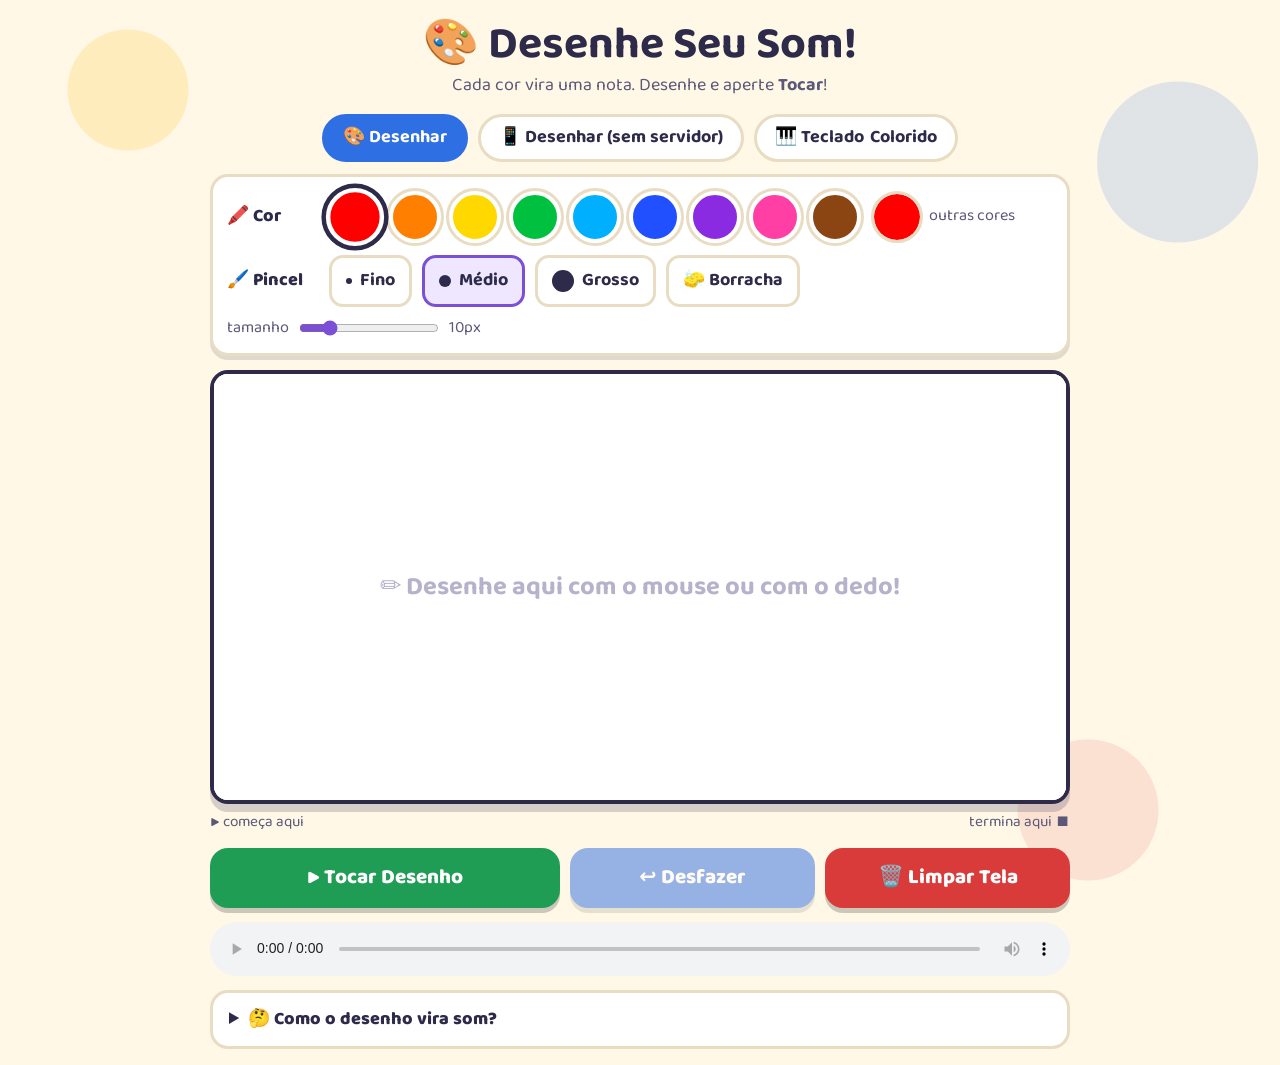
<file: index.html>
<!DOCTYPE html>
<html lang="pt-br">
<head>
    <meta charset="UTF-8">
    <meta name="viewport" content="width=device-width, initial-scale=1.0">
    <title>Sinestinseut: Desenhe Seu Som!</title>
    <link rel="preconnect" href="https://fonts.googleapis.com">
    <link rel="preconnect" href="https://fonts.gstatic.com" crossorigin>
    <link href="https://fonts.googleapis.com/css2?family=Baloo+2:wght@500;700;800&display=swap" rel="stylesheet">
    <link rel="stylesheet" href="styles.css">
</head>
<body>
    <h1>🎨 Desenhe Seu Som!</h1>
    <p class="subtitulo">Cada cor vira uma nota. Desenhe e aperte <strong>Tocar</strong>!</p>

    <nav class="nav-paginas" aria-label="Páginas">
        <a href="index.html" aria-current="page">🎨 Desenhar</a>
        <a href="gerador_mobile.html">📱 Desenhar (sem servidor)</a>
        <a href="teclado_mobile.html">🎹 Teclado<span class="nav-extra"> Colorido</span></a>
    </nav>

    <main>
        <div class="controls-container">
            <div class="grupo" role="group" aria-label="Cores">
                <span class="grupo-titulo">🖍️ Cor</span>
                <div class="paleta">
                    <button class="cor" type="button" data-cor="#ff0000" aria-label="Vermelho" aria-pressed="true"></button>
                    <button class="cor" type="button" data-cor="#ff8000" aria-label="Laranja" aria-pressed="false"></button>
                    <button class="cor" type="button" data-cor="#ffd800" aria-label="Amarelo" aria-pressed="false"></button>
                    <button class="cor" type="button" data-cor="#00c040" aria-label="Verde" aria-pressed="false"></button>
                    <button class="cor" type="button" data-cor="#00b0ff" aria-label="Azul-claro" aria-pressed="false"></button>
                    <button class="cor" type="button" data-cor="#2050ff" aria-label="Azul" aria-pressed="false"></button>
                    <button class="cor" type="button" data-cor="#8a2be2" aria-label="Roxo" aria-pressed="false"></button>
                    <button class="cor" type="button" data-cor="#ff3fa4" aria-label="Rosa" aria-pressed="false"></button>
                    <button class="cor" type="button" data-cor="#8b4513" aria-label="Marrom" aria-pressed="false"></button>
                </div>
                <label class="mais-cores" for="colorPicker">
                    <input type="color" id="colorPicker" value="#ff0000">
                    outras cores
                </label>
            </div>

            <div class="grupo" role="group" aria-label="Pincel">
                <span class="grupo-titulo">🖌️ Pincel</span>
                <button class="escolha" type="button" data-pincel="4" aria-label="Pincel fino"><span class="ponto" style="width:6px;height:6px"></span> Fino</button>
                <button class="escolha" type="button" data-pincel="10" aria-label="Pincel médio"><span class="ponto" style="width:12px;height:12px"></span> Médio</button>
                <button class="escolha" type="button" data-pincel="30" aria-label="Pincel grosso"><span class="ponto" style="width:22px;height:22px"></span> Grosso</button>
                <button class="escolha" type="button" id="eraserButton" aria-pressed="false">🧽 Borracha</button>
                <label class="tamanho-livre" for="brushSize">
                    tamanho
                    <input type="range" id="brushSize" min="1" max="50" value="10">
                    <span><span id="brushSizeValue">10</span>px</span>
                </label>
            </div>
        </div>

        <div class="quadro">
            <canvas id="drawingCanvas" width="800" height="400" aria-label="Quadro de desenho"></canvas>
            <div class="dica-quadro" id="dicaQuadro">✏️ Desenhe aqui com o mouse ou com o dedo!</div>
            <div class="agulha" id="agulha"></div>
        </div>
        <div class="legenda-tempo" aria-hidden="true"><span>▶ começa aqui</span><span>termina aqui ⏹</span></div>

        <div class="acoes">
            <button class="botao" type="button" onclick="sendDrawingData()" id="playButton">▶️ Tocar Desenho</button>
            <button class="botao" type="button" id="undoButton" disabled>↩️ Desfazer</button>
            <button class="botao" type="button" onclick="clearCanvas()" id="clearButton">🗑️ Limpar Tela</button>
        </div>

        <audio id="audioPlayer" controls></audio>

        <details class="como-funciona">
            <summary>🤔 Como o desenho vira som?</summary>
            <ul>
                <li><span class="emoji">➡️</span><span>O som lê o desenho <strong>da esquerda para a direita</strong>, como um livro. A linha amarela mostra onde ele está.</span></li>
                <li><span class="emoji">🌈</span><span><strong>A cor escolhe a nota</strong>: vermelho é a nota mais grave, e as cores do arco-íris vão subindo.</span></li>
                <li><span class="emoji">🎺</span><span><strong>Cores fortes</strong> fazem um som mais "zumbido"; <strong>cores clarinhas</strong> fazem um som mais suave, como um assobio.</span></li>
                <li><span class="emoji">🔊</span><span><strong>Cores claras tocam alto</strong> e cores escuras tocam baixinho. O preto fica em silêncio.</span></li>
                <li><span class="emoji">🤫</span><span>Onde não tem desenho, fica em silêncio.</span></li>
            </ul>
        </details>
    </main>

    <div class="aviso" id="aviso" role="status" aria-live="polite"></div>

    <script src="desenho.js"></script>
    <script>
        const audioPlayer = document.getElementById('audioPlayer');
        const playButton = document.getElementById('playButton');

        // Limpar também tira o áudio do player
        const limparQuadro = window.clearCanvas;
        window.clearCanvas = function () {
            limparQuadro();
            audioPlayer.removeAttribute('src');
            audioPlayer.load();
        };

        // A agulha acompanha o áudio, inclusive se a pessoa usar os controles do player
        audioPlayer.addEventListener('playing', () => {
            Desenho.startPlayhead(() => {
                if (audioPlayer.paused || audioPlayer.ended) return null;
                if (!audioPlayer.duration) return 0;
                return audioPlayer.currentTime / audioPlayer.duration;
            });
        });

        /**
         * Envia os dados de cor para o servidor Python (app.py) e toca o .wav gerado.
         */
        async function sendDrawingData() {
            if (Desenho.estaVazio()) {
                Desenho.toast('✏️ Desenhe alguma coisa primeiro!');
                return;
            }

            playButton.disabled = true;
            playButton.textContent = '🎶 Criando o som...';

            const dataToSend = Desenho.getDrawingData();

            try {
                const response = await fetch('/generate-sound', {
                    method: 'POST',
                    headers: { 'Content-Type': 'application/json' },
                    body: JSON.stringify({ drawing_data: dataToSend })
                });

                if (response.ok) {
                    audioPlayer.src = '/audio/output.wav?' + new Date().getTime();
                    audioPlayer.play();
                } else {
                    Desenho.toast('😕 Não deu para criar o som (' + response.status + '). Tente de novo!');
                }
            } catch (error) {
                console.error('Erro de rede ou servidor:', error);
                Desenho.toast('🔌 O servidor não respondeu. Rode "python app.py" ou use a página "Desenhar (sem servidor)".');
            } finally {
                playButton.disabled = false;
                playButton.textContent = '▶️ Tocar Desenho';
            }
        }
    </script>
</body>
</html>
</file>
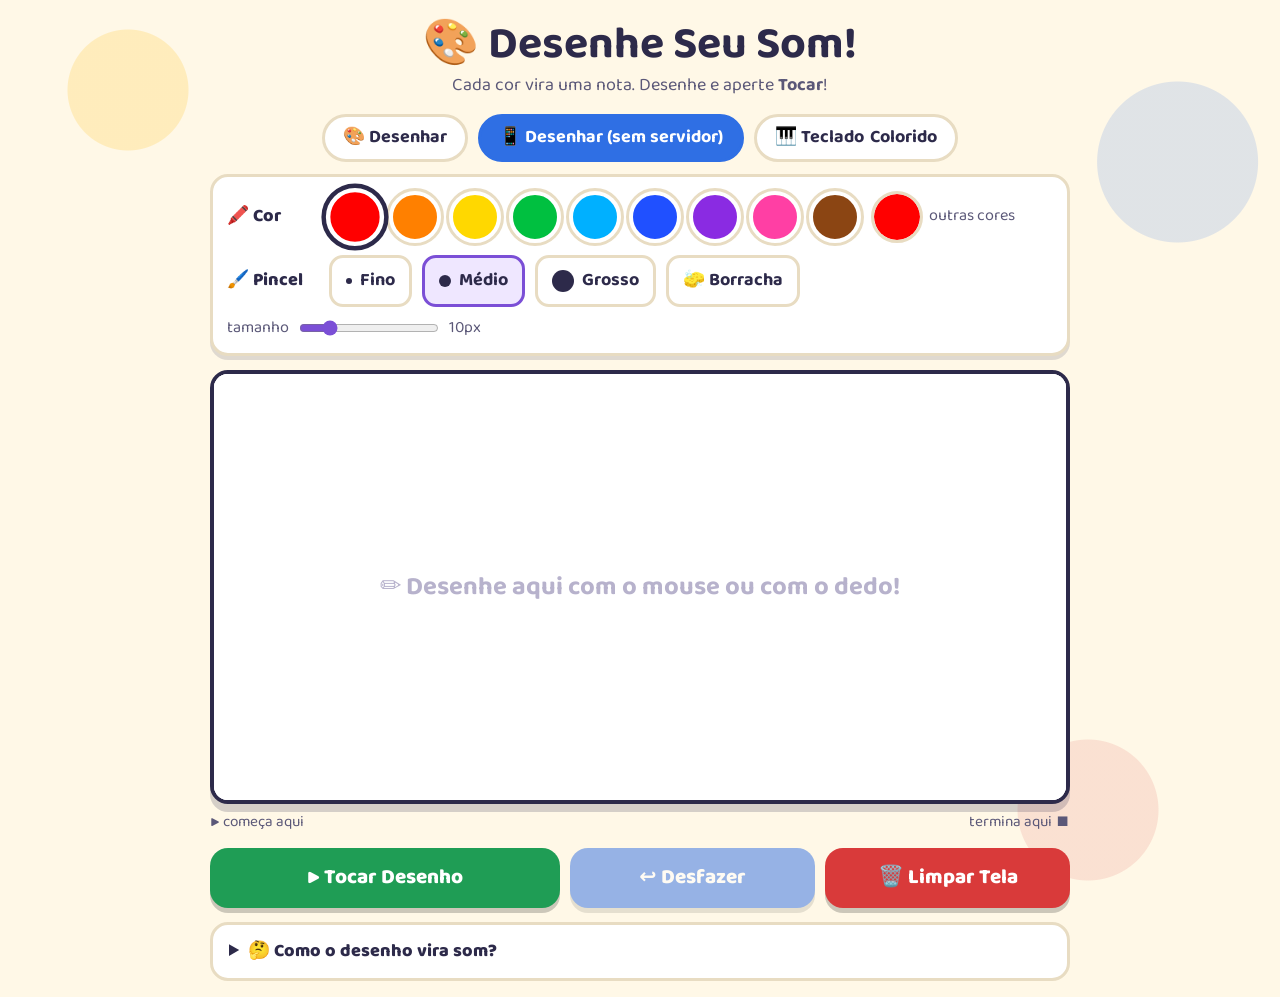
<file: gerador_mobile.html>
<!DOCTYPE html>
<html lang="pt-br">
<head>
    <meta charset="UTF-8">
    <meta name="viewport" content="width=device-width, initial-scale=1.0">
    <title>Sinestinseut: Desenhe Seu Som! (sem servidor)</title>
    <link rel="preconnect" href="https://fonts.googleapis.com">
    <link rel="preconnect" href="https://fonts.gstatic.com" crossorigin>
    <link href="https://fonts.googleapis.com/css2?family=Baloo+2:wght@500;700;800&display=swap" rel="stylesheet">
    <link rel="stylesheet" href="styles.css">
</head>
<body>
    <h1>🎨 Desenhe Seu Som!</h1>
    <p class="subtitulo">Cada cor vira uma nota. Desenhe e aperte <strong>Tocar</strong>!</p>

    <nav class="nav-paginas" aria-label="Páginas">
        <a href="index.html">🎨 Desenhar</a>
        <a href="gerador_mobile.html" aria-current="page">📱 Desenhar (sem servidor)</a>
        <a href="teclado_mobile.html">🎹 Teclado<span class="nav-extra"> Colorido</span></a>
    </nav>

    <main>
        <div class="controls-container">
            <div class="grupo" role="group" aria-label="Cores">
                <span class="grupo-titulo">🖍️ Cor</span>
                <div class="paleta">
                    <button class="cor" type="button" data-cor="#ff0000" aria-label="Vermelho" aria-pressed="true"></button>
                    <button class="cor" type="button" data-cor="#ff8000" aria-label="Laranja" aria-pressed="false"></button>
                    <button class="cor" type="button" data-cor="#ffd800" aria-label="Amarelo" aria-pressed="false"></button>
                    <button class="cor" type="button" data-cor="#00c040" aria-label="Verde" aria-pressed="false"></button>
                    <button class="cor" type="button" data-cor="#00b0ff" aria-label="Azul-claro" aria-pressed="false"></button>
                    <button class="cor" type="button" data-cor="#2050ff" aria-label="Azul" aria-pressed="false"></button>
                    <button class="cor" type="button" data-cor="#8a2be2" aria-label="Roxo" aria-pressed="false"></button>
                    <button class="cor" type="button" data-cor="#ff3fa4" aria-label="Rosa" aria-pressed="false"></button>
                    <button class="cor" type="button" data-cor="#8b4513" aria-label="Marrom" aria-pressed="false"></button>
                </div>
                <label class="mais-cores" for="colorPicker">
                    <input type="color" id="colorPicker" value="#ff0000">
                    outras cores
                </label>
            </div>

            <div class="grupo" role="group" aria-label="Pincel">
                <span class="grupo-titulo">🖌️ Pincel</span>
                <button class="escolha" type="button" data-pincel="4" aria-label="Pincel fino"><span class="ponto" style="width:6px;height:6px"></span> Fino</button>
                <button class="escolha" type="button" data-pincel="10" aria-label="Pincel médio"><span class="ponto" style="width:12px;height:12px"></span> Médio</button>
                <button class="escolha" type="button" data-pincel="30" aria-label="Pincel grosso"><span class="ponto" style="width:22px;height:22px"></span> Grosso</button>
                <button class="escolha" type="button" id="eraserButton" aria-pressed="false">🧽 Borracha</button>
                <label class="tamanho-livre" for="brushSize">
                    tamanho
                    <input type="range" id="brushSize" min="1" max="50" value="10">
                    <span><span id="brushSizeValue">10</span>px</span>
                </label>
            </div>
        </div>

        <div class="quadro">
            <canvas id="drawingCanvas" width="800" height="400" aria-label="Quadro de desenho"></canvas>
            <div class="dica-quadro" id="dicaQuadro">✏️ Desenhe aqui com o mouse ou com o dedo!</div>
            <div class="agulha" id="agulha"></div>
        </div>
        <div class="legenda-tempo" aria-hidden="true"><span>▶ começa aqui</span><span>termina aqui ⏹</span></div>

        <div class="acoes">
            <button class="botao" type="button" onclick="playDrawing()" id="playButton">▶️ Tocar Desenho</button>
            <button class="botao" type="button" id="undoButton" disabled>↩️ Desfazer</button>
            <button class="botao" type="button" onclick="clearCanvas()" id="clearButton">🗑️ Limpar Tela</button>
        </div>

        <details class="como-funciona">
            <summary>🤔 Como o desenho vira som?</summary>
            <ul>
                <li><span class="emoji">➡️</span><span>O som lê o desenho <strong>da esquerda para a direita</strong>, como um livro. A linha amarela mostra onde ele está.</span></li>
                <li><span class="emoji">🌈</span><span><strong>A cor escolhe a nota</strong>: vermelho é a nota mais grave, e as cores do arco-íris vão subindo.</span></li>
                <li><span class="emoji">🎺</span><span><strong>Cores fortes</strong> fazem um som mais "zumbido"; <strong>cores clarinhas</strong> fazem um som mais suave, como um assobio.</span></li>
                <li><span class="emoji">🔊</span><span><strong>Cores claras tocam alto</strong> e cores escuras tocam baixinho. O preto fica em silêncio.</span></li>
                <li><span class="emoji">🤫</span><span>Onde não tem desenho, fica em silêncio.</span></li>
            </ul>
        </details>
    </main>

    <div class="aviso" id="aviso" role="status" aria-live="polite"></div>

    <script src="desenho.js"></script>
    <script>
        // Esta página toca o som direto no navegador (Web Audio), sem precisar do app.py.
        const playButton = document.getElementById('playButton');

        const AudioContext = window.AudioContext || window.webkitAudioContext;
        const audioCtx = new AudioContext();

        // Constantes de Mapeamento
        const C4_FREQ = 261.63; // Frequência de Dó Central
        const DURATION_PER_SLICE = 0.05; // 50 ms por fatia de pixel (tempo)

        let saidaAtual = null; // volume geral da música que está tocando
        let timerFim = null;

        function hueToFrequency(hue) {
            hue = hue % 360;
            const semitonesFromC4 = (hue / 360.0) * 12;
            const frequency = C4_FREQ * (2**(semitonesFromC4 / 12));
            return Math.max(frequency, 20.0);
        }

        function terminarMusica() {
            clearTimeout(timerFim);
            if (saidaAtual) {
                saidaAtual.gain.cancelScheduledValues(audioCtx.currentTime);
                saidaAtual.gain.setValueAtTime(saidaAtual.gain.value, audioCtx.currentTime);
                saidaAtual.gain.linearRampToValueAtTime(0, audioCtx.currentTime + 0.05);
                const antiga = saidaAtual;
                setTimeout(() => antiga.disconnect(), 100);
                saidaAtual = null;
            }
            Desenho.stopPlayhead();
            playButton.textContent = '▶️ Tocar Desenho';
        }

        // O mesmo botão toca e para
        function playDrawing() {
            if (saidaAtual) {
                terminarMusica();
                return;
            }
            if (Desenho.estaVazio()) {
                Desenho.toast('✏️ Desenhe alguma coisa primeiro!');
                return;
            }
            if (audioCtx.state === 'suspended') {
                audioCtx.resume();
            }

            const drawingData = Desenho.getDrawingData();
            const saida = audioCtx.createGain();
            saida.connect(audioCtx.destination);
            saidaAtual = saida;

            const inicio = audioCtx.currentTime + 0.05;
            let currentTime = inicio;

            drawingData.forEach(([h, s, v]) => {
                if (v > 0.05) { // Toca se o brilho for significativo (não é silêncio total)
                    const frequency = hueToFrequency(h);

                    // Mapeamento de Timbre (Saturação)
                    let waveType;
                    if (s < 0.33) waveType = 'sine';
                    else if (s < 0.67) waveType = 'triangle';
                    else waveType = 'square';

                    // Volume (Brilho)
                    const volume = v * 0.4;

                    const oscillator = audioCtx.createOscillator();
                    const gainNode = audioCtx.createGain();
                    oscillator.connect(gainNode);
                    gainNode.connect(saida);

                    oscillator.type = waveType;
                    oscillator.frequency.setValueAtTime(frequency, currentTime);

                    // Attack/Sustain/Release simples
                    gainNode.gain.setValueAtTime(0, currentTime);
                    gainNode.gain.linearRampToValueAtTime(volume, currentTime + 0.005);
                    gainNode.gain.linearRampToValueAtTime(volume, currentTime + DURATION_PER_SLICE * 0.9);
                    gainNode.gain.linearRampToValueAtTime(0, currentTime + DURATION_PER_SLICE);

                    oscillator.start(currentTime);
                    oscillator.stop(currentTime + DURATION_PER_SLICE);
                }
                currentTime += DURATION_PER_SLICE;
            });

            const totalDuration = drawingData.length * DURATION_PER_SLICE;
            playButton.textContent = '⏹️ Parar';
            Desenho.startPlayhead(() => (audioCtx.currentTime - inicio) / totalDuration);
            timerFim = setTimeout(terminarMusica, totalDuration * 1000 + 150);
        }
    </script>
</body>
</html>
</file>
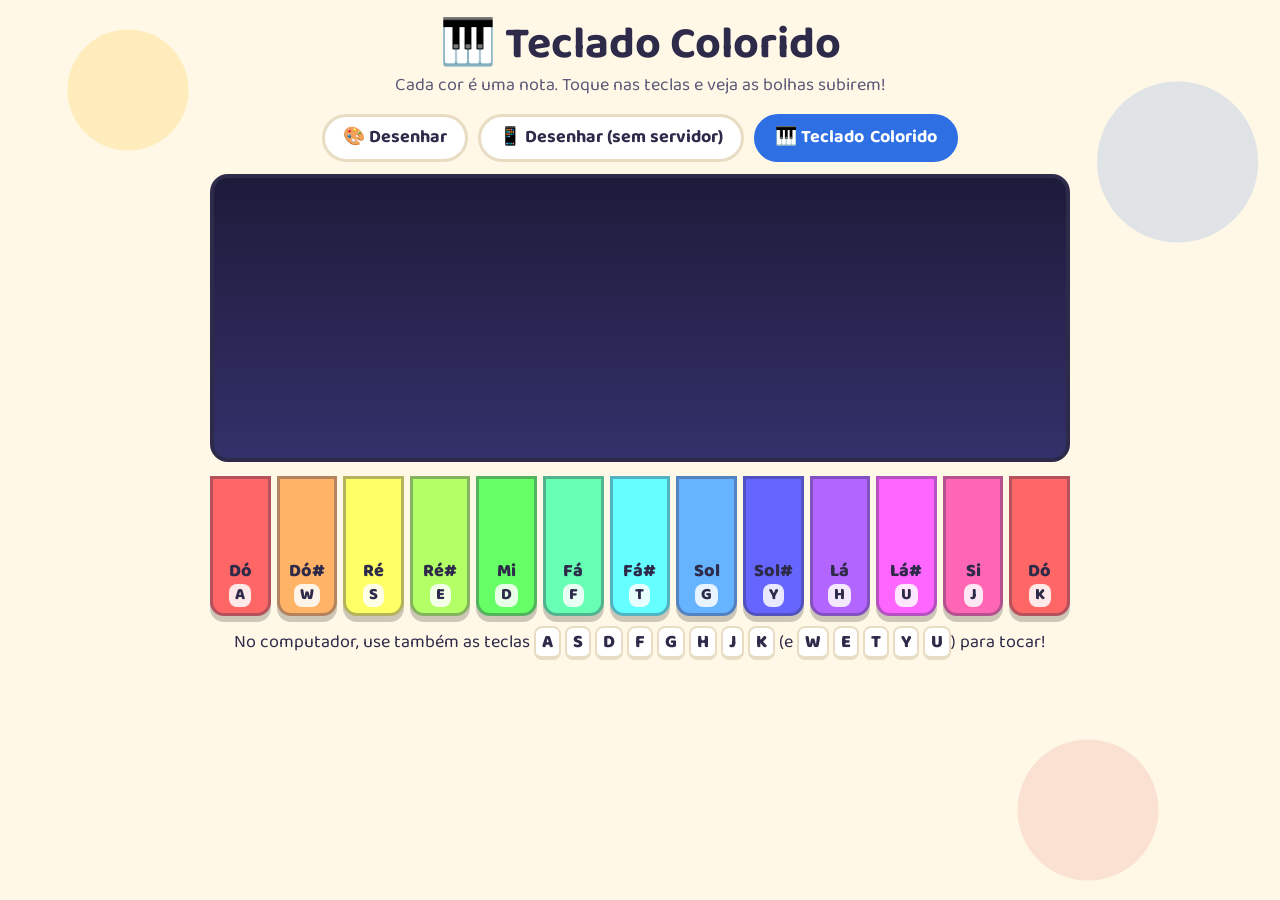
<file: teclado_mobile.html>
<!DOCTYPE html>
<html lang="pt-br">
<head>
    <meta charset="UTF-8">
    <meta name="viewport" content="width=device-width, initial-scale=1.0">
    <title>Sinestinseut: Teclado Colorido</title>
    <link rel="preconnect" href="https://fonts.googleapis.com">
    <link rel="preconnect" href="https://fonts.gstatic.com" crossorigin>
    <link href="https://fonts.googleapis.com/css2?family=Baloo+2:wght@500;700;800&display=swap" rel="stylesheet">
    <link rel="stylesheet" href="styles.css">
</head>
<body class="pagina-teclado">
    <h1>🎹 Teclado Colorido</h1>
    <p class="subtitulo">Cada cor é uma nota. Toque nas teclas e veja as bolhas subirem!</p>

    <nav class="nav-paginas" aria-label="Páginas">
        <a href="index.html">🎨 Desenhar</a>
        <a href="gerador_mobile.html">📱 Desenhar (sem servidor)</a>
        <a href="teclado_mobile.html" aria-current="page">🎹 Teclado<span class="nav-extra"> Colorido</span></a>
    </nav>

    <main>
        <div id="stage" aria-hidden="true"></div>

        <div class="teclas" id="teclas" role="group" aria-label="Teclas coloridas"></div>

        <p class="instructions so-teclado-fisico">
            No computador, use também as teclas
            <kbd>A</kbd> <kbd>S</kbd> <kbd>D</kbd> <kbd>F</kbd> <kbd>G</kbd> <kbd>H</kbd> <kbd>J</kbd> <kbd>K</kbd>
            (e <kbd>W</kbd> <kbd>E</kbd> <kbd>T</kbd> <kbd>Y</kbd> <kbd>U</kbd>) para tocar!
        </p>
    </main>

    <script>
        // --- VARIÁVEIS E CONSTANTES ---
        const stage = document.getElementById('stage');
        const teclas = document.getElementById('teclas');
        const AudioContext = window.AudioContext || window.webkitAudioContext;
        const audioCtx = new AudioContext();

        const A4_FREQ = 440.0;
        const C4_FREQ = A4_FREQ * (2**(-9/12));

        // Mapeamento de Tecla para o Matiz (Hue)
        const keyToHue = {
            'a': 0, 'w': 30, 's': 60, 'e': 90, 'd': 120, 'f': 150,
            't': 180, 'g': 210, 'y': 240, 'h': 270, 'u': 300, 'j': 330, 'k': 360
        };

        const nomesNotas = ['Dó', 'Dó#', 'Ré', 'Ré#', 'Mi', 'Fá', 'Fá#', 'Sol', 'Sol#', 'Lá', 'Lá#', 'Si', 'Dó'];

        const activeOscillators = {};

        // --- FUNÇÕES DE ÁUDIO E VISUALIZAÇÃO ---

        function hueToFrequency(hue) {
            // 360 é o Dó da oitava de cima (não volta para o 0)
            const semitonesFromC4 = (hue / 360.0) * 12;
            return C4_FREQ * (2**(semitonesFromC4 / 12));
        }

        function corDaNota(hue) {
            return `hsl(${hue % 360}, 100%, 70%)`;
        }

        function createNoteBubble(hue, key) {
            const bubble = document.createElement('div');
            bubble.classList.add('note-bubble');

            const size = Math.random() * 50 + 50;
            bubble.style.width = `${size}px`;
            bubble.style.height = `${size}px`;
            bubble.style.backgroundColor = `hsl(${hue % 360}, 100%, 80%)`;

            // Posição X baseada na nota para manter a ordem espectral
            const stageWidth = stage.clientWidth;
            const x = (keyToHue[key] / 360) * (stageWidth - size);
            bubble.style.left = `${x}px`;
            bubble.style.bottom = `0px`;

            stage.appendChild(bubble);

            setTimeout(() => {
                bubble.style.transform = `translateY(-${stage.clientHeight}px) scale(0.5)`;
                bubble.style.opacity = '0';
            }, 50);

            setTimeout(() => bubble.remove(), 900);
        }

        function playNote(key, hue) {
            if (activeOscillators[key]) return;
            if (audioCtx.state === 'suspended') audioCtx.resume();

            const oscillator = audioCtx.createOscillator();
            const gainNode = audioCtx.createGain();
            oscillator.connect(gainNode);
            gainNode.connect(audioCtx.destination);

            oscillator.frequency.setValueAtTime(hueToFrequency(hue), audioCtx.currentTime);
            oscillator.type = 'triangle'; // Onda triangular: som suave

            gainNode.gain.setValueAtTime(0, audioCtx.currentTime);
            gainNode.gain.linearRampToValueAtTime(0.4, audioCtx.currentTime + 0.01);

            oscillator.start(0);

            activeOscillators[key] = { oscillator, gainNode };
            botaoDaTecla[key].classList.add('tocando');
            createNoteBubble(hue, key);
        }

        function stopNote(key) {
            if (activeOscillators[key]) {
                const { oscillator, gainNode } = activeOscillators[key];
                const now = audioCtx.currentTime;

                // Release (decaimento do som)
                gainNode.gain.cancelScheduledValues(now);
                gainNode.gain.setValueAtTime(gainNode.gain.value, now);
                gainNode.gain.linearRampToValueAtTime(0, now + 0.2);
                oscillator.stop(now + 0.2);

                delete activeOscillators[key];
            }
            botaoDaTecla[key].classList.remove('tocando');
        }

        // --- TECLAS NA TELA (mouse e toque, vários dedos ao mesmo tempo) ---

        const botaoDaTecla = {};
        const teclaDoPonteiro = {}; // pointerId -> tecla

        Object.entries(keyToHue).forEach(([key, hue], i) => {
            const botao = document.createElement('button');
            botao.type = 'button';
            botao.className = 'tecla';
            botao.dataset.key = key;
            botao.style.backgroundColor = corDaNota(hue);
            botao.setAttribute('aria-label', `${nomesNotas[i]} (tecla ${key.toUpperCase()})`);
            botao.innerHTML = `<span>${nomesNotas[i]}</span><span class="letra">${key}</span>`;
            teclas.appendChild(botao);
            botaoDaTecla[key] = botao;
        });

        function teclaEm(x, y) {
            const el = document.elementFromPoint(x, y);
            const botao = el && el.closest('.tecla');
            return botao ? botao.dataset.key : null;
        }

        function soltarPonteiro(id) {
            const key = teclaDoPonteiro[id];
            delete teclaDoPonteiro[id];
            if (key && !Object.values(teclaDoPonteiro).includes(key)) stopNote(key);
        }

        teclas.addEventListener('pointerdown', (e) => {
            const key = teclaEm(e.clientX, e.clientY);
            if (!key) return;
            e.preventDefault();
            try { teclas.setPointerCapture(e.pointerId); } catch (erro) { /* ponteiro já foi solto */ }
            teclaDoPonteiro[e.pointerId] = key;
            playNote(key, keyToHue[key]);
        });

        // Arrastar o dedo de uma tecla para outra troca a nota (glissando)
        teclas.addEventListener('pointermove', (e) => {
            if (!(e.pointerId in teclaDoPonteiro)) return;
            const key = teclaEm(e.clientX, e.clientY);
            if (key && key !== teclaDoPonteiro[e.pointerId]) {
                soltarPonteiro(e.pointerId);
                teclaDoPonteiro[e.pointerId] = key;
                playNote(key, keyToHue[key]);
            }
        });

        ['pointerup', 'pointercancel', 'lostpointercapture'].forEach(tipo => {
            teclas.addEventListener(tipo, (e) => soltarPonteiro(e.pointerId));
        });

        // Teclado acessível: Enter/Espaço numa tecla focada também tocam
        teclas.addEventListener('keydown', (e) => {
            const botao = e.target.closest('.tecla');
            if (botao && (e.key === 'Enter' || e.key === ' ') && !e.repeat) {
                e.preventDefault();
                playNote(botao.dataset.key, keyToHue[botao.dataset.key]);
                setTimeout(() => stopNote(botao.dataset.key), 300);
            }
        });

        // --- TECLADO DO COMPUTADOR ---

        document.addEventListener('keydown', (event) => {
            const key = event.key.toLowerCase();
            if (event.repeat || event.ctrlKey || event.metaKey || event.altKey) return;
            if (keyToHue.hasOwnProperty(key)) {
                event.preventDefault();
                playNote(key, keyToHue[key]);
            }
        });

        document.addEventListener('keyup', (event) => {
            const key = event.key.toLowerCase();
            if (keyToHue.hasOwnProperty(key)) stopNote(key);
        });

        // Se a janela perder o foco, nenhuma nota fica presa tocando
        window.addEventListener('blur', () => Object.keys(activeOscillators).forEach(stopNote));
    </script>
</body>
</html>
</file>
<file: styles.css>
/* --- Sinestinseut: estilo compartilhado pelas três páginas --- */

:root {
    --fundo: #fff8e7;
    --cartao: #ffffff;
    --texto: #2d2a4a;
    --texto-suave: #5b5878;
    --borda: #e8dcc2;
    --azul: #2f6fe4;
    --azul-escuro: #1f55b8;
    --verde: #1f9d55;
    --verde-escuro: #177a42;
    --vermelho: #d93a3a;
    --vermelho-escuro: #b52a2a;
    --amarelo: #ffc93c;
    --roxo: #7b4fd6;
    --sombra: 0 4px 0 rgba(45, 42, 74, 0.15);
    --raio: 18px;
    --toque: 52px; /* tamanho mínimo de área de toque */
}

* { box-sizing: border-box; }

html { -webkit-text-size-adjust: 100%; }

body {
    font-family: "Baloo 2", "Nunito", "Trebuchet MS", system-ui, sans-serif;
    margin: 0;
    padding: 16px;
    background-color: var(--fundo);
    background-image:
        radial-gradient(circle at 10% 10%, rgba(255, 201, 60, 0.25) 0 60px, transparent 61px),
        radial-gradient(circle at 92% 18%, rgba(47, 111, 228, 0.15) 0 80px, transparent 81px),
        radial-gradient(circle at 85% 90%, rgba(217, 58, 58, 0.12) 0 70px, transparent 71px);
    background-attachment: fixed;
    color: var(--texto);
    display: flex;
    flex-direction: column;
    align-items: center;
    min-height: 100vh;
    font-size: 18px;
    line-height: 1.4;
}

h1 {
    font-size: clamp(1.8rem, 6vw, 2.8rem);
    margin: 4px 0 4px;
    text-align: center;
    line-height: 1.1;
}

.subtitulo {
    margin: 0 0 16px;
    color: var(--texto-suave);
    text-align: center;
}

main {
    width: 100%;
    max-width: 860px;
    display: flex;
    flex-direction: column;
    gap: 14px;
}

/* --- Navegação entre as páginas --- */
.nav-paginas {
    display: flex;
    flex-wrap: wrap;
    justify-content: center;
    gap: 10px;
    margin-bottom: 12px;
}

.nav-paginas a {
    display: inline-flex;
    align-items: center;
    gap: 6px;
    min-height: 44px;
    padding: 8px 18px;
    border-radius: 999px;
    border: 3px solid var(--borda);
    background: var(--cartao);
    color: var(--texto);
    text-decoration: none;
    font-weight: 700;
}

.nav-paginas a:hover { border-color: var(--azul); }

.nav-paginas a[aria-current="page"] {
    background: var(--azul);
    border-color: var(--azul);
    color: #fff;
}

/* --- Cartões de controles --- */
.controls-container {
    background: var(--cartao);
    border: 3px solid var(--borda);
    border-radius: var(--raio);
    box-shadow: var(--sombra);
    padding: 14px;
    display: flex;
    flex-direction: column;
    gap: 12px;
}

.grupo {
    display: flex;
    flex-wrap: wrap;
    align-items: center;
    gap: 10px;
}

.grupo-titulo {
    font-weight: 800;
    min-width: 92px;
}

/* Paleta de cores grandes */
.paleta {
    display: flex;
    flex-wrap: wrap;
    gap: 8px;
}

.cor {
    width: var(--toque);
    height: var(--toque);
    border-radius: 50%;
    border: 4px solid #fff;
    outline: 3px solid var(--borda);
    cursor: pointer;
    padding: 0;
    transition: transform 0.15s;
}

.cor:hover { transform: scale(1.08); }

.cor[aria-pressed="true"] {
    outline: 4px solid var(--texto);
    transform: scale(1.12);
}

.mais-cores {
    display: inline-flex;
    align-items: center;
    gap: 6px;
    font-size: 0.9em;
    color: var(--texto-suave);
    cursor: pointer;
}

#colorPicker {
    width: var(--toque);
    height: var(--toque);
    padding: 0;
    border: 3px solid var(--borda);
    border-radius: 50%;
    background: none;
    cursor: pointer;
    overflow: hidden;
}

#colorPicker::-webkit-color-swatch-wrapper { padding: 0; }
#colorPicker::-webkit-color-swatch { border: none; border-radius: 50%; }
#colorPicker::-moz-color-swatch { border: none; border-radius: 50%; }

/* Botões de escolha (pincel, borracha) */
.escolha {
    min-height: var(--toque);
    min-width: var(--toque);
    padding: 6px 14px;
    border-radius: 14px;
    border: 3px solid var(--borda);
    background: #fff;
    color: var(--texto);
    font: inherit;
    font-weight: 700;
    cursor: pointer;
    display: inline-flex;
    align-items: center;
    gap: 8px;
}

.escolha[aria-pressed="true"] {
    border-color: var(--roxo);
    background: #efe7ff;
}

.ponto {
    display: inline-block;
    border-radius: 50%;
    background: var(--texto);
}

.tamanho-livre {
    display: inline-flex;
    align-items: center;
    gap: 8px;
    color: var(--texto-suave);
    font-size: 0.9em;
}

#brushSize {
    width: 140px;
    accent-color: var(--roxo);
}

/* --- Botões grandes de ação --- */
.acoes {
    display: flex;
    flex-wrap: wrap;
    gap: 10px;
}

.botao {
    flex: 1 1 140px;
    min-height: 60px;
    padding: 10px 18px;
    border: none;
    border-radius: var(--raio);
    font: inherit;
    font-size: 1.15em;
    font-weight: 800;
    color: #fff;
    cursor: pointer;
    box-shadow: 0 5px 0 rgba(0, 0, 0, 0.2);
    transition: transform 0.08s, box-shadow 0.08s, background-color 0.2s;
}

.botao:active:not(:disabled) {
    transform: translateY(4px);
    box-shadow: 0 1px 0 rgba(0, 0, 0, 0.2);
}

#playButton { background-color: var(--verde); flex-grow: 2; }
#playButton:hover:not(:disabled) { background-color: var(--verde-escuro); }
#playButton:disabled { background-color: #8a8a8a; cursor: wait; }

#clearButton { background-color: var(--vermelho); }
#clearButton:hover { background-color: var(--vermelho-escuro); }

#undoButton { background-color: var(--azul); }
#undoButton:hover:not(:disabled) { background-color: var(--azul-escuro); }
#undoButton:disabled { opacity: 0.5; cursor: default; }

/* Foco bem visível para quem usa teclado */
button:focus-visible, a:focus-visible, input:focus-visible {
    outline: 4px solid var(--amarelo);
    outline-offset: 3px;
}

/* --- Área de desenho --- */
.quadro {
    position: relative;
    width: 100%;
    border-radius: var(--raio);
    overflow: hidden;
    border: 4px solid var(--texto);
    box-shadow: 0 8px 0 rgba(45, 42, 74, 0.2);
    background: #fff;
}

#drawingCanvas {
    display: block;
    width: 100%;
    height: auto;
    aspect-ratio: 2 / 1;
    background-color: white;
    cursor: crosshair;
    touch-action: none; /* evita rolar a página enquanto desenha no celular */
}

/* Linha que mostra qual parte do desenho está tocando */
.agulha {
    position: absolute;
    top: 0;
    bottom: 0;
    left: 0;
    width: 4px;
    margin-left: -2px;
    background: var(--amarelo);
    box-shadow: 0 0 0 2px rgba(45, 42, 74, 0.6), 0 0 12px var(--amarelo);
    pointer-events: none;
    display: none;
}

.agulha.ativa { display: block; }

.dica-quadro {
    position: absolute;
    inset: 0;
    display: flex;
    align-items: center;
    justify-content: center;
    pointer-events: none;
    color: #b7b2cc;
    font-size: clamp(1rem, 4vw, 1.6rem);
    font-weight: 700;
    text-align: center;
    padding: 12px;
}

.dica-quadro.escondida { display: none; }

.legenda-tempo {
    display: flex;
    justify-content: space-between;
    color: var(--texto-suave);
    font-size: 0.85em;
    margin-top: -6px;
}

#audioPlayer {
    width: 100%;
}

/* --- Como funciona --- */
.como-funciona {
    background: var(--cartao);
    border: 3px solid var(--borda);
    border-radius: var(--raio);
    padding: 4px 16px;
}

.como-funciona summary {
    cursor: pointer;
    font-weight: 800;
    padding: 10px 0;
    min-height: 44px;
}

.como-funciona ul {
    padding-left: 0;
    list-style: none;
    margin: 0 0 12px;
    display: grid;
    gap: 8px;
}

.como-funciona li {
    display: flex;
    gap: 10px;
    align-items: flex-start;
}

.como-funciona .emoji { font-size: 1.4em; line-height: 1; }

/* --- Avisos amigáveis (substituem os alerts) --- */
.aviso {
    position: fixed;
    left: 50%;
    bottom: 20px;
    transform: translateX(-50%) translateY(150%);
    background: var(--texto);
    color: #fff;
    padding: 14px 22px;
    border-radius: 999px;
    font-weight: 700;
    max-width: calc(100% - 32px);
    text-align: center;
    transition: transform 0.25s, opacity 0.25s;
    opacity: 0;
    z-index: 10;
}

.aviso.visivel { transform: translateX(-50%) translateY(0); opacity: 1; }

/* --- Teclado colorido --- */
.pagina-teclado #stage {
    position: relative;
    width: 100%;
    height: clamp(160px, 32vh, 320px);
    border-radius: var(--raio);
    background: linear-gradient(#1d1b3a, #34306a);
    border: 4px solid var(--texto);
    overflow: hidden;
}

.note-bubble {
    position: absolute;
    border-radius: 50%;
    transition: transform 0.8s ease-out, opacity 0.8s ease-out;
    pointer-events: none;
    opacity: 1;
    box-shadow: 0 0 15px rgba(255, 255, 255, 0.7);
}

.teclas {
    display: grid;
    grid-template-columns: repeat(13, 1fr);
    gap: 6px;
    width: 100%;
    touch-action: none;
    user-select: none;
    -webkit-user-select: none;
}

.tecla {
    min-height: 140px;
    border-radius: 0 0 14px 14px;
    border: 3px solid rgba(45, 42, 74, 0.35);
    font: inherit;
    font-weight: 800;
    color: var(--texto);
    display: flex;
    flex-direction: column;
    justify-content: flex-end;
    align-items: center;
    padding: 6px 2px;
    cursor: pointer;
    box-shadow: 0 6px 0 rgba(0, 0, 0, 0.2);
    transition: transform 0.06s, box-shadow 0.06s, filter 0.06s;
}

.tecla .letra {
    background: rgba(255, 255, 255, 0.85);
    border-radius: 8px;
    padding: 0 6px;
    font-size: 0.9em;
    text-transform: uppercase;
}

.tecla.tocando {
    transform: translateY(5px);
    box-shadow: 0 1px 0 rgba(0, 0, 0, 0.2);
    filter: brightness(1.15);
}

.instructions {
    text-align: center;
    margin: 0;
}

kbd {
    font: inherit;
    font-weight: 800;
    background: #fff;
    border: 2px solid var(--borda);
    border-bottom-width: 4px;
    border-radius: 8px;
    padding: 0 6px;
}

/* --- Celular --- */
@media (max-width: 600px) {
    body { padding: 10px; font-size: 17px; }
    .grupo-titulo { min-width: 0; width: 100%; }
    .tamanho-livre { width: 100%; }
    #brushSize { flex: 1; }
    .teclas { grid-template-columns: repeat(7, 1fr); }
    .tecla { min-height: 90px; }
    .so-teclado-fisico { display: none; }
    .nav-paginas { gap: 6px; }
    .nav-paginas a { padding: 6px 12px; font-size: 0.85em; }
    .nav-extra { display: none; }
}

@media (prefers-reduced-motion: reduce) {
    *, *::before, *::after { transition: none !important; }
}
</file>
